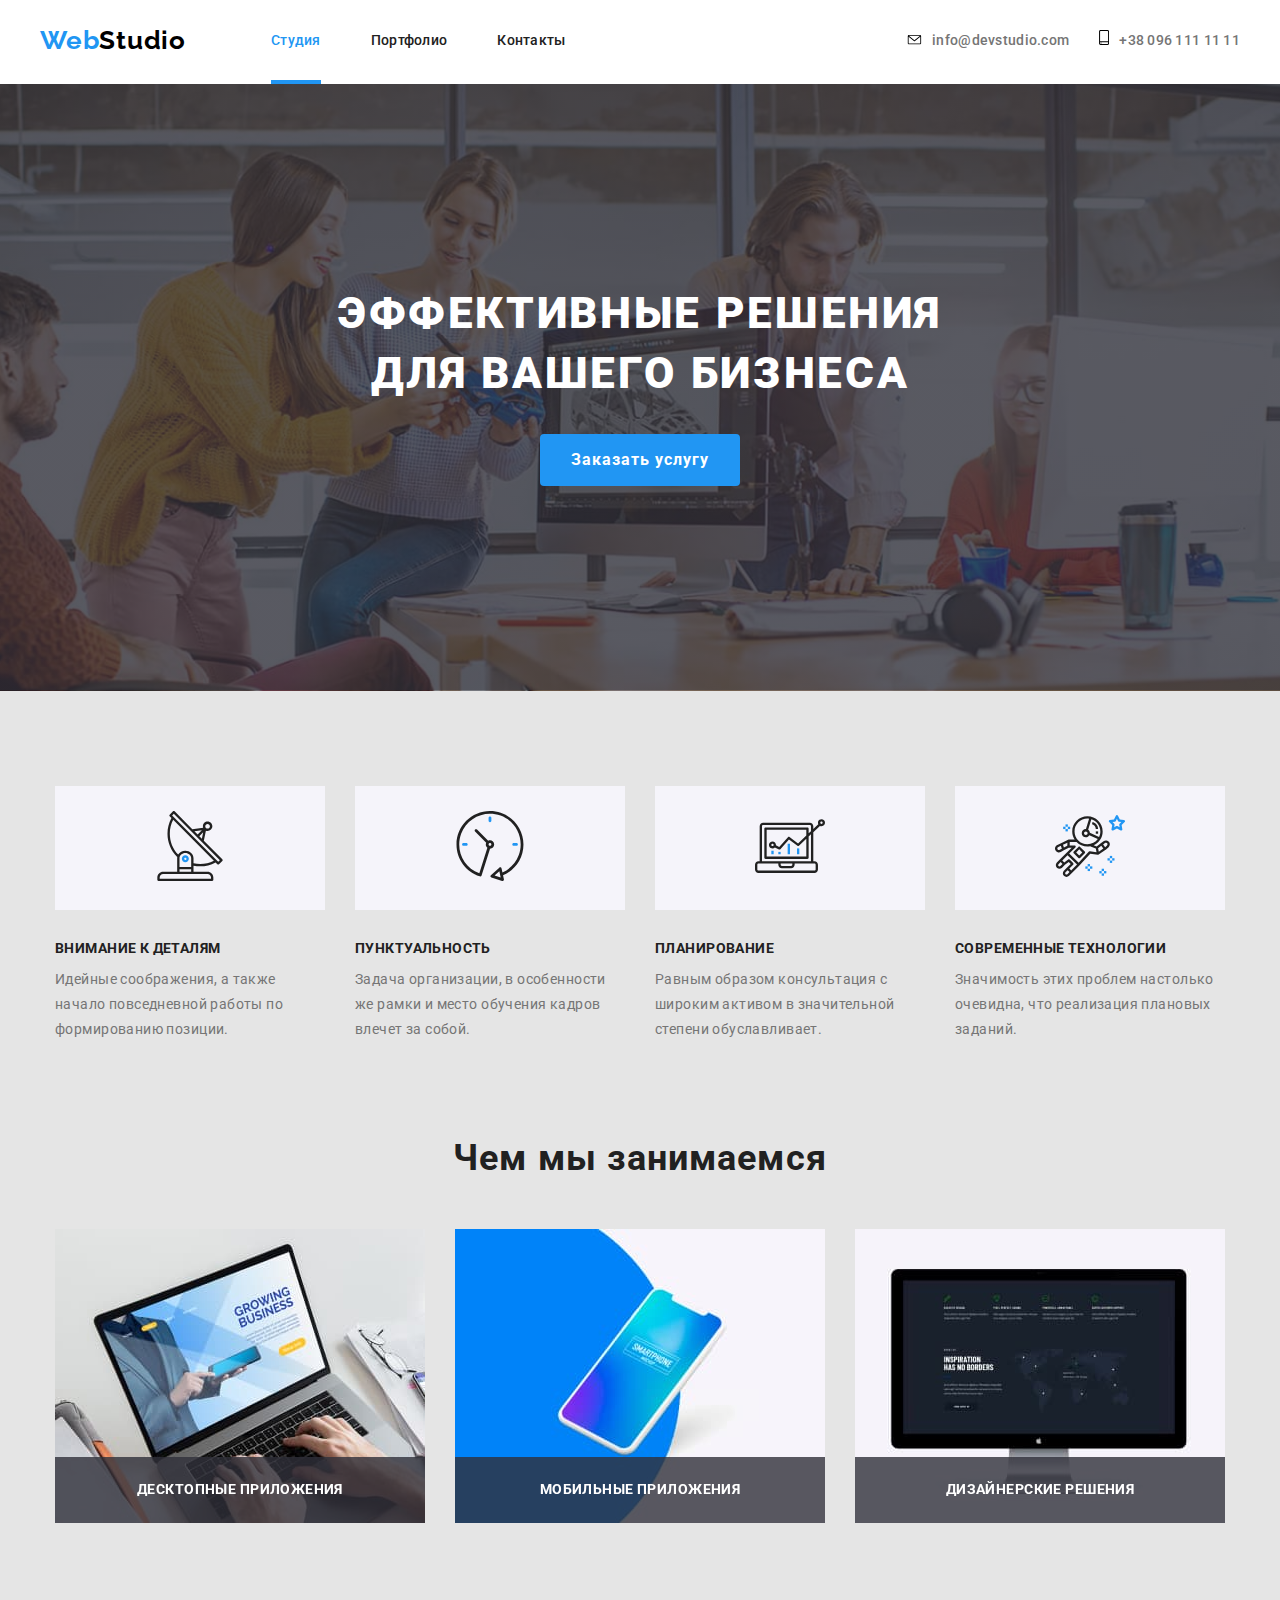
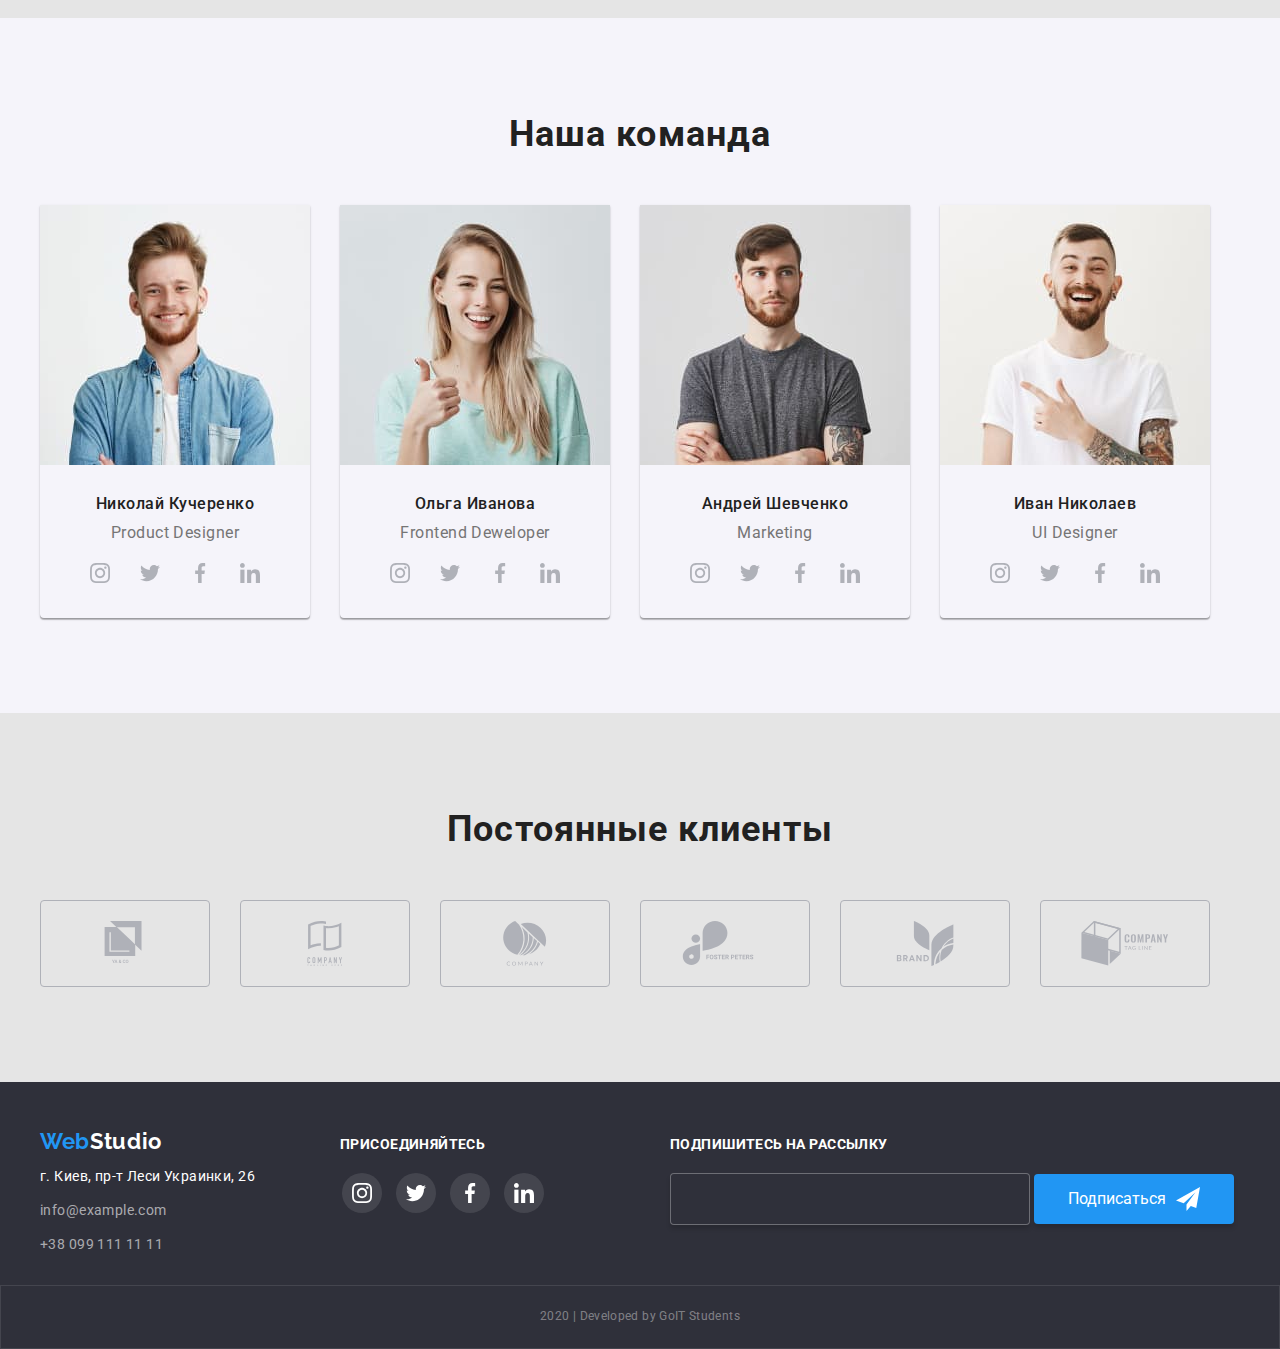
<file: index.html>
<!DOCTYPE html>
<html lang="ru">
  <head>
    <meta charset="UTF-8" />
    <meta name="viewport" content="width=device-width, initial-scale=1.0" />
    <title>Document</title>
    <link
      href="https://fonts.googleapis.com/css2?family=Raleway:ital,wght@0,700;1,400&family=Roboto:ital,wght@0,400;0,500;0,700;1,900&display=swap"
      rel="stylesheet"
    />
    <link rel="stylesheet" href="./css/main.min.css" />
  </head>
  <body>
    <header>
      <nav class="container site-navigation">
        <a href="./" class="logo link"
          ><span class="logo-help">Web</span>Studio</a
        >
        <ul class="site-nav list main-list">
          <li>
            <a class="site-nav-link link main" href="./index.html">Студия</a>
          </li>
          <li>
            <a class="site-nav-link link" href="./portfolio.html">Портфолио</a>
          </li>
          <li><a class="site-nav-link link" href="#">Контакты</a></li>
        </ul>
        <address class="header-adress">
          <ul class="site-nav list contacts-list">
            <li>
              <a
                class="site-nav-link link contacts link-1"
                href="mailto:info@devstudio.com"
              >
                <svg class="envelope">
                  <use href="./img/symbol-defs.svg#icon-envelope"></use></svg
                >info@devstudio.com</a
              >
            </li>
            <li>
              <a
                class="site-nav-link link contacts link-2"
                href="tel:+380961111111"
                ><svg class="smartphone">
                  <use href="./img/symbol-defs.svg#icon-smartphone"></use></svg
                >+38 096 111 11 11</a
              >
            </li>
          </ul>
        </address>
      </nav>
    </header>
    <main>
      <section class="galery">
        <h1 class="main-title">Эффективные решения для вашего бизнеса</h1>
        <button type="button" class="main-button" data-modal-open>
          Заказать услугу
        </button>
        <div data-modal class="is-hidden">
          <div class="bd">
            <form class="main-form" action="fg" method="POST">
              <button class="close-button" type="button" data-modal-close>
                <svg
                  width="11"
                  height="11"
                  viewBox="0 0 11 11"
                  xmlns="http://www.w3.org/2000/svg"
                >
                  <path
                    d="M11 1.10786L9.89214 0L5.5 4.39214L1.10786 0L0 1.10786L4.39214 5.5L0 9.89214L1.10786 11L5.5 6.60786L9.89214 11L11 9.89214L6.60786 5.5L11 1.10786Z"
                    fill="black"
                  />
                </svg>
              </button>
              <h4>Оставьте свои данные мы вам перезвоним</h4>
              <ul class="list">
                <li class="main-form-wrapper">
                  <input type="text" name="text" id="text" placeholder=" " />
                  <label for="text">Имя</label>
                  <svg
                    width="18"
                    height="18"
                    viewBox="0 0 18 18"
                    fill="none"
                    xmlns="http://www.w3.org/2000/svg"
                  >
                    <path
                      d="M9 9C10.6575 9 12 7.6575 12 6C12 4.3425 10.6575 3 9 3C7.3425 3 6 4.3425 6 6C6 7.6575 7.3425 9 9 9ZM9 10.5C6.9975 10.5 3 11.505 3 13.5V14.25C3 14.6625 3.3375 15 3.75 15H14.25C14.6625 15 15 14.6625 15 14.25V13.5C15 11.505 11.0025 10.5 9 10.5Z"
                      fill="#212121"
                    />
                  </svg>
                </li>
                <li class="main-form-wrapper">
                  <input type="tel" name="tel" id="tel" placeholder=" " />
                  <label for="tel">Телефон</label>
                  <svg
                    width="18"
                    height="18"
                    viewBox="0 0 18 18"
                    xmlns="http://www.w3.org/2000/svg"
                  >
                    <path
                      d="M13.9958 11.1226L12.1576 10.9127C11.7162 10.862 11.282 11.014 10.9708 11.3252L9.63924 12.6568C7.59123 11.6147 5.91229 9.94296 4.8702 7.8877L6.209 6.54888C6.52018 6.2377 6.67216 5.80349 6.6215 5.36205L6.41163 3.53836C6.32479 2.80745 5.70966 2.25745 4.97151 2.25745H3.71955C2.90179 2.25745 2.22153 2.93771 2.27219 3.75547C2.65574 9.93572 7.59847 14.8712 13.7714 15.2548C14.5892 15.3054 15.2695 14.6252 15.2695 13.8074V12.5555C15.2767 11.8245 14.7267 11.2094 13.9958 11.1226V11.1226Z"
                      fill="#212121"
                    />
                  </svg>
                </li>
                <li class="main-form-wrapper">
                  <input
                    required
                    type="email"
                    name="email"
                    id="email"
                    placeholder=" "
                  />
                  <label for="email">Почта</label>
                  <svg
                    width="18"
                    height="18"
                    viewBox="0 0 18 18"
                    xmlns="http://www.w3.org/2000/svg"
                  >
                    <path
                      d="M15 3H3C2.175 3 1.5075 3.675 1.5075 4.5L1.5 13.5C1.5 14.325 2.175 15 3 15H15C15.825 15 16.5 14.325 16.5 13.5V4.5C16.5 3.675 15.825 3 15 3ZM14.7 6.1875L9.3975 9.5025C9.1575 9.6525 8.8425 9.6525 8.6025 9.5025L3.3 6.1875C3.1125 6.0675 3 5.865 3 5.6475C3 5.145 3.5475 4.845 3.975 5.1075L9 8.25L14.025 5.1075C14.4525 4.845 15 5.145 15 5.6475C15 5.865 14.8875 6.0675 14.7 6.1875Z"
                      fill="#212121"
                    />
                  </svg>
                </li>

                <li class="main-form-wrapper sub">
                  <textarea
                    id="comment"
                    name="comment"
                    placeholder="Комментарий"
                  ></textarea>
                  <label for="comment"></label>
                </li>
                <li class="main-form-wrapper">
                  <label class="subscribe-label" for="subscribe"
                    >Соглашаюсь с рассылкой и принимаю
                    <a href="">Условия договора</a></label
                  >
                  <input
                    class="subscribe"
                    type="checkbox"
                    name="subscribe"
                    value="OK"
                    id="subscribe"
                  />
                </li>
              </ul>
              <button type="submit" class="main-button">Отправить</button>
            </form>
          </div>
        </div>
      </section>
      <section class="features">
        <div class="container">
          <ul class="features-list list">
            <li class="features-item">
              <div class="features-img">
                <svg class="features-img-help">
                  <use href="./img/symbol-defs.svg#icon-antenna-1"></use>
                </svg>
              </div>
              <h3 class="features-title">Внимание к деталям</h3>
              <p class="features-text">
                Идейные соображения, а также начало повседневной работы по
                формированию позиции.
              </p>
            </li>
            <li class="features-item">
              <div class="features-img">
                <svg class="features-img-help">
                  <use href="./img/symbol-defs.svg#icon-clock-1"></use>
                </svg>
              </div>
              <h3 class="features-title">Пунктуальность</h3>
              <p class="features-text">
                Задача организации, в особенности же рамки и место обучения
                кадров влечет за собой.
              </p>
            </li>
            <li class="features-item">
              <div class="features-img">
                <svg class="features-img-help">
                  <use href="./img/symbol-defs.svg#icon-diagram-1"></use>
                </svg>
              </div>
              <h3 class="features-title">Планирование</h3>
              <p class="features-text">
                Равным образом консультация с широким активом в значительной
                степени обуславливает.
              </p>
            </li>
            <li class="features-item">
              <div class="features-img">
                <svg class="features-img-help">
                  <use href="./img/symbol-defs.svg#icon-astronaut-1"></use>
                </svg>
              </div>
              <h3 class="features-title">современные технологии</h3>
              <p class="features-text">
                Значимость этих проблем настолько очевидна, что реализация
                плановых заданий.
              </p>
            </li>
          </ul>
        </div>
      </section>
      <section class="job">
        <div class="container">
          <h2 class="general-heading">Чем мы занимаемся</h2>
          <ul class="list job-list">
            <li>
              <img src="img/Main-img-1.jpg" alt="ноутбук" width="370" />
              <h3 class="job-title">Десктопные приложения</h3>
            </li>
            <li>
              <img
                src="img/Main-img-2.jpg"
                alt="мобильный телефон"
                width="370"
              />
              <h3 class="job-title">Мобильные приложения</h3>
            </li>
            <li>
              <img src="img/Main-img-3.jpg" alt="компьютер" width="370" />
              <h3 class="job-title">Дизайнерские решения</h3>
            </li>
          </ul>
        </div>
      </section>
      <section class="team">
        <div class="container">
          <h2 class="general-heading">Наша команда</h2>
          <ul class="list team-list">
            <li class="team-list-item">
              <img src="img//Main-img-4.jpg" alt="Николай" width="270" />
              <h3 class="team-title signature">Николай Кучеренко</h3>
              <p class="team-text signature">Product Designer</p>
              <ul class="list icon-list">
                <li>
                  <a class="team-icon link" href="#"
                    ><svg class="our-icon">
                      <use href="./img/symbol-defs.svg#icon-instagram-2"></use>
                    </svg>
                  </a>
                </li>
                <li>
                  <a class="team-icon link" href="#"
                    ><svg class="our-icon">
                      <use href="./img/symbol-defs.svg#icon-twitter-1"></use>
                    </svg>
                  </a>
                </li>
                <li>
                  <a class="team-icon link" href="#"
                    ><svg class="our-icon">
                      <use href="./img/symbol-defs.svg#icon-facebook-1"></use>
                    </svg>
                  </a>
                </li>
                <li>
                  <a class="team-icon link" href="#"
                    ><svg class="our-icon">
                      <use href="./img/symbol-defs.svg#icon-linkedin-1"></use>
                    </svg>
                  </a>
                </li>
              </ul>
            </li>
            <li>
              <img src="img/Main-img-5.jpg" alt="Ольга" width="270" />
              <h3 class="team-title signature">Ольга Иванова</h3>
              <p class="team-text signature">Frontend Deweloper</p>
              <ul class="list icon-list">
                <li>
                  <a class="team-icon link" href="#"
                    ><svg class="our-icon">
                      <use href="./img/symbol-defs.svg#icon-instagram-2"></use>
                    </svg>
                  </a>
                </li>
                <li>
                  <a class="team-icon link" href="#"
                    ><svg class="our-icon">
                      <use href="./img/symbol-defs.svg#icon-twitter-1"></use>
                    </svg>
                  </a>
                </li>
                <li>
                  <a class="team-icon link" href="#"
                    ><svg class="our-icon">
                      <use href="./img/symbol-defs.svg#icon-facebook-1"></use>
                    </svg>
                  </a>
                </li>
                <li>
                  <a class="team-icon link" href="#"
                    ><svg class="our-icon">
                      <use href="./img/symbol-defs.svg#icon-linkedin-1"></use>
                    </svg>
                  </a>
                </li>
              </ul>
            </li>
            <li>
              <img src="img//Main-img-6.jpg" alt="Андрей" width="270" />
              <h3 class="team-title signature">Андрей Шевченко</h3>
              <p class="team-text signature">Marketing</p>
              <ul class="list icon-list">
                <li>
                  <a class="team-icon link" href="#"
                    ><svg class="our-icon">
                      <use href="./img/symbol-defs.svg#icon-instagram-2"></use>
                    </svg>
                  </a>
                </li>
                <li>
                  <a class="team-icon link" href="#"
                    ><svg class="our-icon">
                      <use href="./img/symbol-defs.svg#icon-twitter-1"></use>
                    </svg>
                  </a>
                </li>
                <li>
                  <a class="team-icon link" href="#"
                    ><svg class="our-icon">
                      <use href="./img/symbol-defs.svg#icon-facebook-1"></use>
                    </svg>
                  </a>
                </li>
                <li>
                  <a class="team-icon link" href="#"
                    ><svg class="our-icon">
                      <use href="./img/symbol-defs.svg#icon-linkedin-1"></use>
                    </svg>
                  </a>
                </li>
              </ul>
            </li>
            <li>
              <img src="img//Main-img-7.jpg" alt="Иван" width="270" />
              <h3 class="team-title signature">Иван Николаев</h3>
              <p class="team-text signature">UI Designer</p>
              <ul class="list icon-list">
                <li>
                  <a class="team-icon link" href="#"
                    ><svg class="our-icon">
                      <use href="./img/symbol-defs.svg#icon-instagram-2"></use>
                    </svg>
                  </a>
                </li>
                <li>
                  <a class="team-icon link" href="#"
                    ><svg class="our-icon">
                      <use href="./img/symbol-defs.svg#icon-twitter-1"></use>
                    </svg>
                  </a>
                </li>
                <li>
                  <a class="team-icon link" href="#"
                    ><svg class="our-icon">
                      <use href="./img/symbol-defs.svg#icon-facebook-1"></use>
                    </svg>
                  </a>
                </li>
                <li>
                  <a class="team-icon link" href="#"
                    ><svg class="our-icon">
                      <use href="./img/symbol-defs.svg#icon-linkedin-1"></use>
                    </svg>
                  </a>
                </li>
              </ul>
            </li>
          </ul>
        </div>
      </section>
      <section class="brends">
        <div class="container">
          <h2 class="general-heading">Постоянные клиенты</h2>
          <ul class="brends-list list">
            <li>
              <a href="#"
                ><svg class="brends-icon">
                  <use href="./img/symbol-defs.svg#icon-logo-1"></use></svg
              ></a>
            </li>
            <li>
              <a href="#"
                ><svg class="brends-icon">
                  <use href="./img/symbol-defs.svg#icon-logo-2"></use></svg
              ></a>
            </li>
            <li>
              <a href="#"
                ><svg class="brends-icon">
                  <use href="./img/symbol-defs.svg#icon-logo-3"></use></svg
              ></a>
            </li>
            <li>
              <a href="#"
                ><svg class="brends-icon">
                  <use href="./img/symbol-defs.svg#icon-logo-4"></use></svg
              ></a>
            </li>
            <li>
              <a href="#"
                ><svg class="brends-icon">
                  <use href="./img/symbol-defs.svg#icon-logo-5"></use></svg
              ></a>
            </li>
            <li>
              <a href="#"
                ><svg class="brends-icon">
                  <use href="./img/symbol-defs.svg#icon-logo-6"></use></svg
              ></a>
            </li>
          </ul>
        </div>
      </section>
    </main>
    <footer class="main-footer">
      <div class="container">
        <div class="wrapper help-container">
          <a class="secondary-logo link" href="./"
            ><span class="secondary-logo-help">Web</span>Studio</a
          >
          <address>
            <p class="main-footer-text">г. Киев, пр-т Леси Украинки, 26</p>
            <ul class="main-footer-list list">
              <li>
                <a class="main-footer-link link" href="mailto:info@example.com"
                  >info@example.com</a
                >
              </li>
              <li>
                <a class="main-footer-link link" href="tel:+380991111111"
                  >+38 099 111 11 11</a
                >
              </li>
            </ul>
          </address>
        </div>
        <div class="wrapper help-icon">
          <b class="text-title">Присоединяйтесь</b>
          <ul class="list footer-icon-list">
            <li>
              <a class="main-footer-link link footer-icon" href="#"
                ><svg class="footer-icons">
                  <use href="./img/symbol-defs.svg#icon-instagram-2"></use></svg
              ></a>
            </li>
            <li>
              <a class="main-footer-link link footer-icon" href="#"
                ><svg class="footer-icons">
                  <use href="./img/symbol-defs.svg#icon-twitter-1"></use></svg
              ></a>
            </li>
            <li>
              <a class="main-footer-link link footer-icon" href="#"
                ><svg class="footer-icons">
                  <use href="./img/symbol-defs.svg#icon-facebook-1"></use></svg
              ></a>
            </li>
            <li>
              <a class="main-footer-link link footer-icon" href="#"
                ><svg class="footer-icons">
                  <use href="./img/symbol-defs.svg#icon-linkedin-1"></use></svg
              ></a>
            </li>
          </ul>
        </div>
        <div class="wrapper help-form">
          <form action="fg" method="POST">
            <label class="text-title" for="mail">Подпишитесь на рассылку</label>
            <input
              class="footer-form-input"
              type="email"
              name="email"
              id="mail"
            />
            <button class="footer-form-button" type="submit">
              Подписаться
            </button>
          </form>
        </div>
      </div>
      <p class="main-footer-under">2020 | Developed by GoIT Students</p>
    </footer>
    <script src="./js/modal.js"></script>
  </body>
</html>
</file>
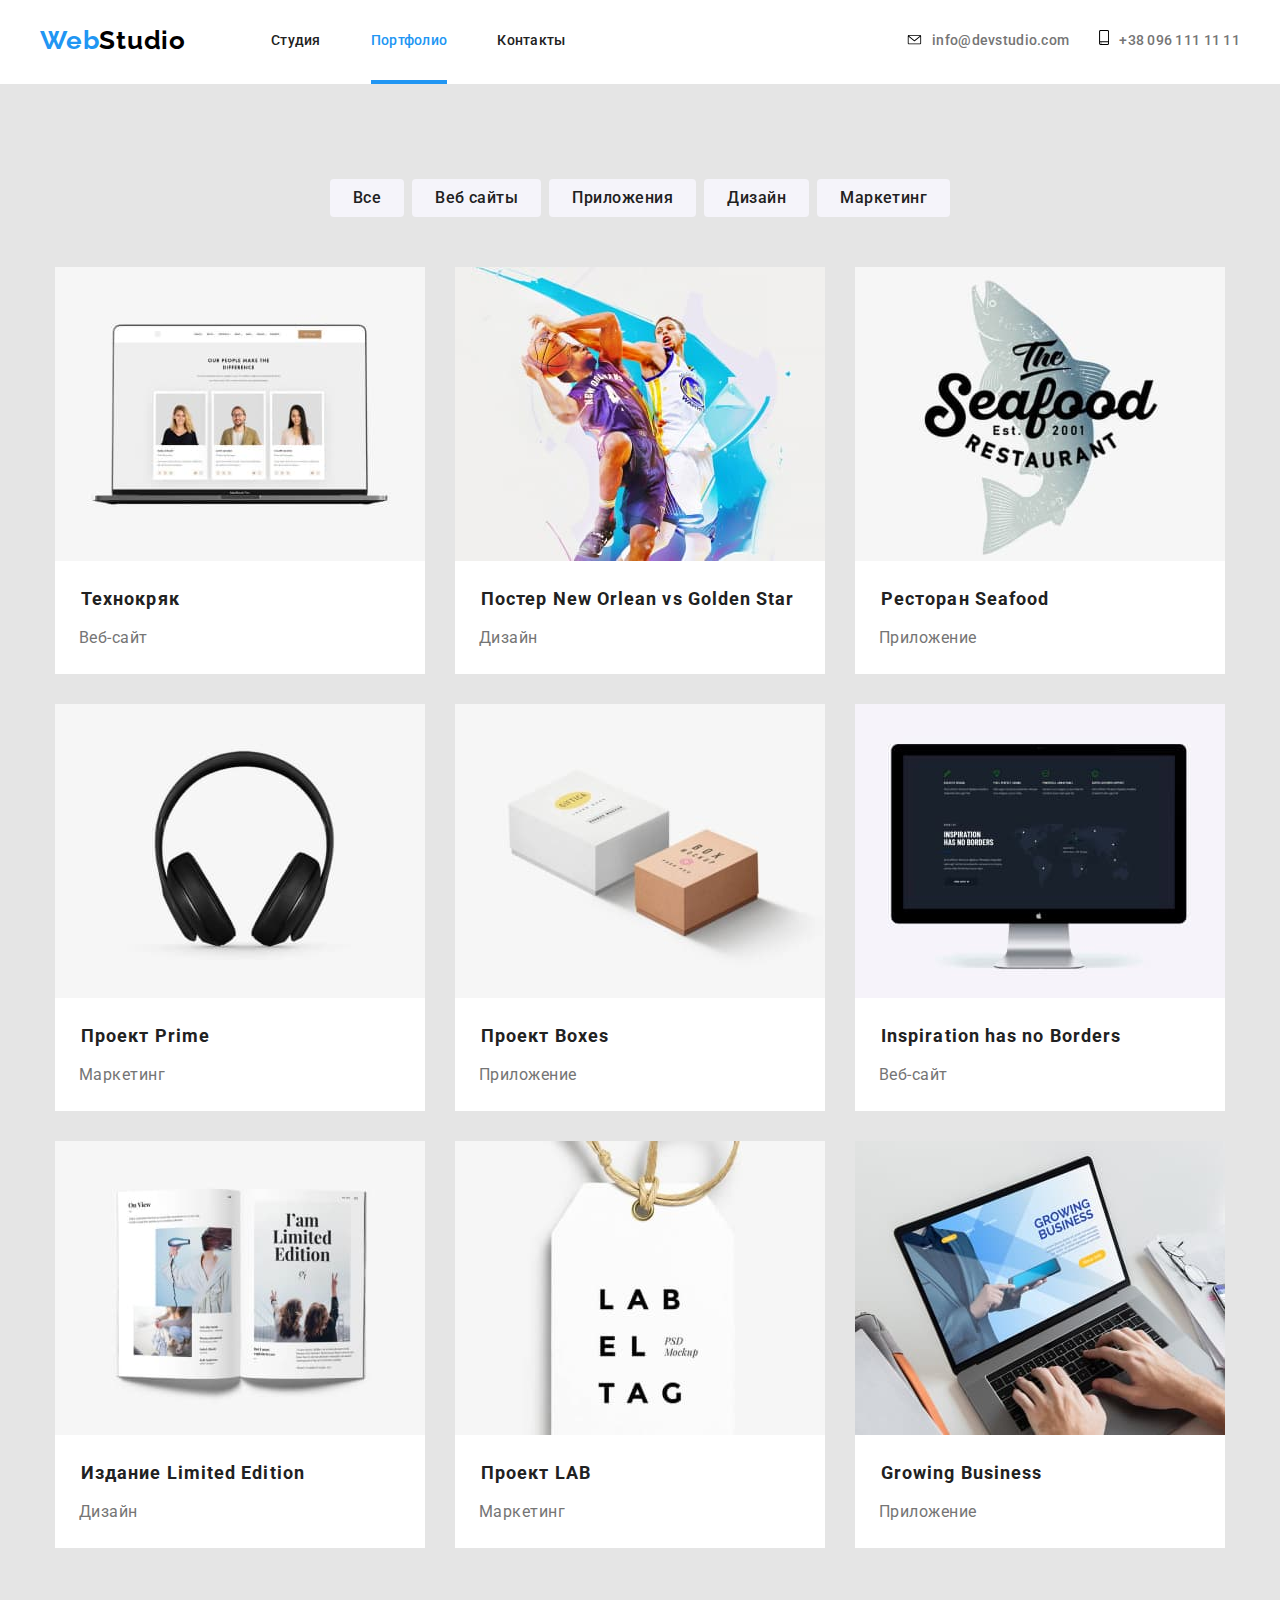
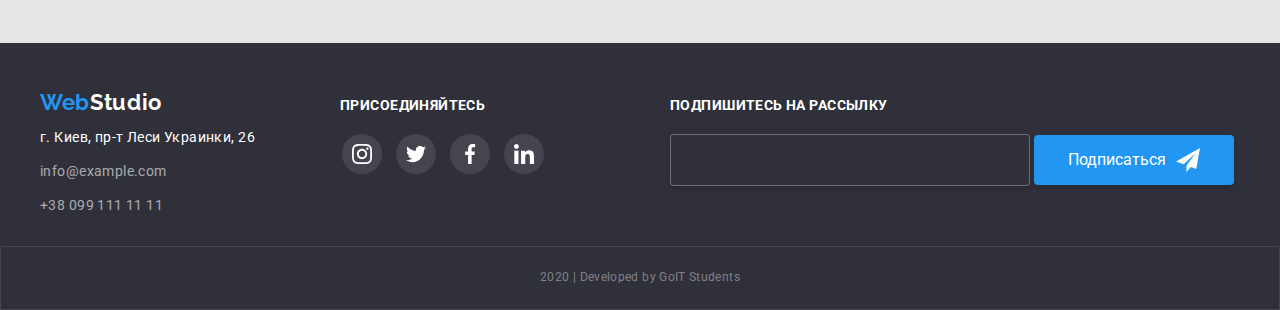
<file: portfolio.html>
<!DOCTYPE html>
<html lang="ru">
  <head>
    <meta charset="UTF-8" />
    <meta name="viewport" content="width=device-width, initial-scale=1.0" />
    <title>Document</title>
    <link
      href="https://fonts.googleapis.com/css2?family=Raleway:ital,wght@0,700;1,400&family=Roboto:ital,wght@0,400;0,500;0,700;1,900&display=swap"
      rel="stylesheet"
    />
    <link rel="stylesheet" href="./css/main.min.css" />
  </head>
  <body>
    <header>
      <nav class="container site-navigation">
        <a href="./" class="logo link"
          ><span class="logo-help">Web</span>Studio</a
        >
        <ul class="site-nav list main-list">
          <li>
            <a class="site-nav-link link" href="./index.html">Студия</a>
          </li>
          <li>
            <a class="site-nav-link link main" href="./portfolio.html"
              >Портфолио</a
            >
          </li>
          <li><a class="site-nav-link link" href="#">Контакты</a></li>
        </ul>
        <address class="header-adress">
          <ul class="site-nav list contacts-list">
            <li>
              <a
                class="site-nav-link link contacts link-1"
                href="mailto:info@devstudio.com"
              >
                <svg class="envelope">
                  <use href="./img/symbol-defs.svg#icon-envelope"></use></svg
                >info@devstudio.com</a
              >
            </li>
            <li>
              <a
                class="site-nav-link link contacts link-2"
                href="tel:+380961111111"
                ><svg class="smartphone">
                  <use href="./img/symbol-defs.svg#icon-smartphone"></use></svg
                >+38 096 111 11 11</a
              >
            </li>
          </ul>
        </address>
      </nav>
    </header>
    <main>
      <section class="card-filter container">
        <!--скрытый заголовок-->
        <h1 class="hidden">Что мы умеем</h1>
        <ul class="filter filter-list list">
          <li><button class="filter-button" type="button">Все</button></li>
          <li>
            <button class="filter-button" type="button">Веб сайты</button>
          </li>
          <li>
            <button class="filter-button" type="button">Приложения</button>
          </li>
          <li><button class="filter-button" type="button">Дизайн</button></li>
          <li>
            <button class="filter-button" type="button">Маркетинг</button>
          </li>
        </ul>
        <ul class="card-list list">
          <li>
            <img
              src="./img/portfolio-img/img-(8).jpg"
              alt="фото наших сотрудников"
              width="370"
            />
            <a href="#" class="border">
              <h2 class="portfolio-title">Технокряк</h2>
              <p class="portfolio-text">Веб-сайт</p>
              <p class="portfolio-description">
                Технокряк это современная площадка распространения коронавируса.
                Компании используют эту платформу для цифрового шпионажа и атак
                на защищённые сервера конкурентов.
              </p>
            </a>
          </li>
          <li>
            <img
              src="./img/portfolio-img/img.jpg"
              alt="два баскетболиста с мячем"
              width="370"
            />
            <a href="#" class="border">
              <h2 class="portfolio-title">Постер New Orlean vs Golden Star</h2>
              <p class="portfolio-text">Дизайн</p>
              <p class="portfolio-description">
                Lorem ipsum...
              </p>
            </a>
          </li>
          <li>
            <img
              src="./img/portfolio-img/img-(1).jpg"
              alt="логотип ресторана"
              width="370"
            />
            <a href="#" class="border">
              <h2 class="portfolio-title">Ресторан Seafood</h2>
              <p class="portfolio-text">Приложение</p>
              <p class="portfolio-description">
                Lorem ipsum...
              </p>
            </a>
          </li>
          <li>
            <img
              src="./img/portfolio-img/img-(2).jpg"
              alt="наушники"
              width="370"
            />
            <a href="#" class="border">
              <h2 class="portfolio-title">Проект Prime</h2>
              <p class="portfolio-text">Маркетинг</p>
              <p class="portfolio-description">
                Lorem ipsum...
              </p>
            </a>
          </li>
          <li>
            <img
              src="./img/portfolio-img/img-(3).jpg"
              alt="две коробки"
              width="370"
            />
            <a href="#" class="border">
              <h2 class="portfolio-title">Проект Boxes</h2>
              <p class="portfolio-text">Приложение</p>
              <p class="portfolio-description">
                Lorem ipsum...
              </p>
            </a>
          </li>
          <li>
            <img
              src="./img/portfolio-img/img-(4).jpg"
              alt="монитор компьютера"
              width="370"
            />
            <a href="#" class="border">
              <h2 class="portfolio-title">Inspiration has no Borders</h2>
              <p class="portfolio-text">Веб-сайт</p>
              <p class="portfolio-description">
                Lorem ipsum...
              </p>
            </a>
          </li>
          <li>
            <img
              src="./img/portfolio-img/img-(5).jpg"
              alt="открытая книга"
              width="370"
            />
            <a href="#" class="border">
              <h2 class="portfolio-title">Издание Limited Edition</h2>
              <p class="portfolio-text">Дизайн</p>
              <p class="portfolio-description">
                Lorem ipsum...
              </p>
            </a>
          </li>
          <li>
            <img
              src="./img/portfolio-img/img-(6).jpg"
              alt="бирка"
              width="370"
            />
            <a href="#" class="border">
              <h2 class="portfolio-title">Проект LAB</h2>
              <p class="portfolio-text">Маркетинг</p>
              <p class="portfolio-description">
                Lorem ipsum...
              </p>
            </a>
          </li>
          <li>
            <img
              src="./img/portfolio-img/img-(7).jpg"
              alt="ноутбук в работе"
              width="370"
            />
            <a href="#" class="border">
              <h2 class="portfolio-title">Growing Business</h2>
              <p class="portfolio-text">Приложение</p>
              <p class="portfolio-description">
                Lorem ipsum...
              </p>
            </a>
          </li>
        </ul>
      </section>
    </main>
    <footer class="main-footer">
      <div class="container">
        <div class="wrapper help-container">
          <a class="secondary-logo link" href="./"
            ><span class="secondary-logo-help">Web</span>Studio</a
          >
          <address>
            <p class="main-footer-text">г. Киев, пр-т Леси Украинки, 26</p>
            <ul class="main-footer-list list">
              <li>
                <a class="main-footer-link link" href="mailto:info@example.com"
                  >info@example.com</a
                >
              </li>
              <li>
                <a class="main-footer-link link" href="tel:+380991111111"
                  >+38 099 111 11 11</a
                >
              </li>
            </ul>
          </address>
        </div>
        <div class="wrapper help-icon">
          <b class="text-title">Присоединяйтесь</b>
          <ul class="list footer-icon-list">
            <li>
              <a class="main-footer-link link footer-icon" href="#"
                ><svg class="footer-icons">
                  <use href="./img/symbol-defs.svg#icon-instagram-2"></use></svg
              ></a>
            </li>
            <li>
              <a class="main-footer-link link footer-icon" href="#"
                ><svg class="footer-icons">
                  <use href="./img/symbol-defs.svg#icon-twitter-1"></use></svg
              ></a>
            </li>
            <li>
              <a class="main-footer-link link footer-icon" href="#"
                ><svg class="footer-icons">
                  <use href="./img/symbol-defs.svg#icon-facebook-1"></use></svg
              ></a>
            </li>
            <li>
              <a class="main-footer-link link footer-icon" href="#"
                ><svg class="footer-icons">
                  <use href="./img/symbol-defs.svg#icon-linkedin-1"></use></svg
              ></a>
            </li>
          </ul>
        </div>
        <div class="wrapper help-form">
          <form action="" method="POST">
            <label class="text-title" for="email"
              >Подпишитесь на рассылку</label
            >
            <input
              class="footer-form-input"
              type="email"
              name="email"
              id="email"
            />
            <button class="footer-form-button" type="submit">
              Подписаться
            </button>
          </form>
        </div>
      </div>
      <p class="main-footer-under">2020 | Developed by GoIT Students</p>
    </footer>
  </body>
</html>
</file>
<file: css/main.min.css>
/*! modern-normalize v0.7.0 | MIT License | https://github.com/sindresorhus/modern-normalize */*,*::before,*::after{-webkit-box-sizing:border-box;box-sizing:border-box}:root{-moz-tab-size:4;-o-tab-size:4;tab-size:4}html{line-height:1.15;-webkit-text-size-adjust:100%}body{margin:0}body{font-family:system-ui,-apple-system,"Segoe UI",Roboto,Helvetica,Arial,sans-serif,"Apple Color Emoji","Segoe UI Emoji"}hr{height:0}abbr[title]{-webkit-text-decoration:underline dotted;text-decoration:underline dotted}b,strong{font-weight:bolder}code,kbd,samp,pre{font-family:ui-monospace, SFMono-Regular, Consolas, 'Liberation Mono', Menlo, monospace;font-size:1em}small{font-size:80%}sub,sup{font-size:75%;line-height:0;position:relative;vertical-align:baseline}sub{bottom:-0.25em}sup{top:-0.5em}button,input,optgroup,select,textarea{font-family:inherit;font-size:100%;line-height:1.15;margin:0}button,select{text-transform:none}button,[type='button'],[type='reset'],[type='submit']{-webkit-appearance:button}button::-moz-focus-inner,[type='button']::-moz-focus-inner,[type='reset']::-moz-focus-inner,[type='submit']::-moz-focus-inner{border-style:none;padding:0}button:-moz-focusring,[type='button']:-moz-focusring,[type='reset']:-moz-focusring,[type='submit']:-moz-focusring{outline:1px dotted ButtonText}legend{padding:0}progress{vertical-align:baseline}[type='number']::-webkit-inner-spin-button,[type='number']::-webkit-outer-spin-button{height:auto}[type='search']{-webkit-appearance:textfield;outline-offset:-2px}[type='search']::-webkit-search-decoration{-webkit-appearance:none}::-webkit-file-upload-button{-webkit-appearance:button;font:inherit}summary{display:list-item}body{margin:0;font-family:'Roboto', sans-serif;font-style:normal;background-color:#e5e5e5;color:#212121}img{display:block;-webkit-box-sizing:border-box;box-sizing:border-box}.container{width:1230px;padding-left:15px;padding-right:15px;margin-left:auto;margin-right:auto}.list{list-style:none;margin:0;padding:0}.link{text-decoration:none;color:inherit;font-style:normal}.general-heading{display:-webkit-box;display:-ms-flexbox;display:flex;-webkit-box-pack:center;-ms-flex-pack:center;justify-content:center;padding:o;font-size:36px;line-height:1.17;letter-spacing:0.03em;margin:0 auto}.logo{color:#000000;font-family:'Raleway', sans-serif;font-weight:bold;font-size:26px;line-height:80px;letter-spacing:0.03em;margin-right:85px}.logo-help{color:#2196f3}.site-nav-link{font-weight:500;font-size:14px;line-height:1.14;letter-spacing:0.02em}.site-nav,.site-navigation{display:-webkit-box;display:-ms-flexbox;display:flex}.site-nav li:hover a,.site-nav a:focus,.site-nav a:active{color:#2196f3;outline:transparent;-webkit-transition:250ms cubic-bezier(0.4, 0, 0.2, 1);transition:250ms cubic-bezier(0.4, 0, 0.2, 1);-webkit-transition-property:color, outline;transition-property:color, outline}.main{color:#2196f3}.main::after{content:'';display:block;width:100%;height:4px;background-color:#2196f3}.contacts{color:#757575}header{background-color:#ffffff}.main-list li:not(:last-child){margin-right:50px}.site-navigation li .link{line-height:80px}.contacts-list li:not(:last-child){margin-right:30px}.header-adress{margin-left:auto}.main-title{margin:0;padding:0;font-weight:900;font-size:44px;line-height:1.36;letter-spacing:0.06em;text-transform:uppercase;color:#fff;width:700px;margin-right:auto;margin-left:auto;text-align:center}.main-button{display:block;background-color:#2196f3;color:#fff;font-family:'Roboto';font-style:normal;font-weight:bold;font-size:16px;line-height:1.87;text-align:center;letter-spacing:0.06em;margin-left:auto;margin-right:auto;padding:10px 30px;margin-top:30px;border:1px solid transparent;border-radius:4px;cursor:pointer;margin-bottom:5px}.main-button:focus{outline:transparent;border:1px solid white}.galery{background-image:-webkit-gradient(linear, left top, left bottom, from(rgba(47,48,58,0.8)), to(rgba(47,48,58,0.8))),url("../img/Header.jpg");background-image:linear-gradient(rgba(47,48,58,0.8), rgba(47,48,58,0.8)),url("../img/Header.jpg");background-position:center;background-size:cover;padding-top:200px;padding-bottom:200px}.features{padding-top:95px;padding-bottom:95px}.features-item{width:270px}.features-item:not(:last-child){margin-right:30px}.features-list{display:-webkit-box;display:-ms-flexbox;display:flex;-webkit-box-pack:center;-ms-flex-pack:center;justify-content:center}.features-item{font-size:14px;line-height:1.14;letter-spacing:0.03em;text-transform:uppercase}.features-text{margin:0;text-transform:none;color:#757575;font-style:14px;line-height:25px}.features-img-help{height:70px;width:70px}.features-img{width:270px;background-color:#f5f4fa;text-align:center;padding:25px 0}.features-title{margin:0;font-size:14px;line-height:1.23;letter-spacing:0.03em;text-transform:uppercase;margin-top:30px;margin-bottom:10px}.job{padding-bottom:95px}.job-list{display:-webkit-box;display:-ms-flexbox;display:flex;-webkit-box-pack:center;-ms-flex-pack:center;justify-content:center;margin-top:50px}.job-list li:not(:last-child){margin-right:30px}.job-list li{width:370px}.job-list img{display:block}.job-title{font-weight:bold;font-size:14px;line-height:1.14;letter-spacing:0.03em;text-transform:uppercase;color:#fff;text-align:center;padding-bottom:25px;padding-top:25px;background-color:rgba(47,48,58,0.8);margin:0}.signature{margin:0;margin-left:auto;margin-right:auto;font-size:16px;line-height:1.18;letter-spacing:0.03em;text-align:center}.team{padding-top:95px;padding-bottom:95px;background-color:#f5f4fa}.team-list{display:-webkit-box;display:-ms-flexbox;display:flex;margin-top:50px}.team-list>li:not(:last-child){margin-right:30px}.team-list>li{-webkit-box-shadow:0px 2px 1px rgba(0,0,0,0.2),0px 1px 1px rgba(0,0,0,0.14),0px 1px 3px rgba(0,0,0,0.12);box-shadow:0px 2px 1px rgba(0,0,0,0.2),0px 1px 1px rgba(0,0,0,0.14),0px 1px 3px rgba(0,0,0,0.12);border-radius:0px 0px 4px 4px;width:270px}.team-title{font-weight:500;margin-top:30px;margin-bottom:10px}.icon-list{width:270px;display:-webkit-box;display:-ms-flexbox;display:flex;-webkit-box-pack:center;-ms-flex-pack:center;justify-content:center;padding-right:30px;padding-left:30px;text-align:center}.icon-list li:not(:last-child){margin-right:10px}.team-list-item{padding-bottom:25px}.team-text{color:#757575;margin-bottom:10px}.team-icon{display:-webkit-inline-box;display:-ms-inline-flexbox;display:inline-flex;-webkit-box-pack:center;-ms-flex-pack:center;justify-content:center;-webkit-box-align:center;-ms-flex-align:center;align-items:center;line-height:44px;padding-bottom:10px;padding-top:10px}.team-icon:hover,.team-icon:focus{color:#fff;background-color:#2196f3;-webkit-transition:250ms cubic-bezier(0.4, 0, 0.2, 1);transition:250ms cubic-bezier(0.4, 0, 0.2, 1);-webkit-transition-property:color, background-color;transition-property:color, background-color}.team-list li img{display:block}.brends{padding-top:95px;padding-bottom:95px}.brends-list{margin-top:50px;display:-webkit-box;display:-ms-flexbox;display:flex}.brends-list a:hover,.brends-list a:focus{border-color:#2196f3;outline:transparent;-webkit-transition:250ms cubic-bezier(0.4, 0, 0.2, 1);transition:250ms cubic-bezier(0.4, 0, 0.2, 1);-webkit-transition-property:border-color, outline;transition-property:border-color, outline}.brends-list a:hover svg{fill:#2196f3;-webkit-transition:250ms cubic-bezier(0.4, 0, 0.2, 1);transition:250ms cubic-bezier(0.4, 0, 0.2, 1);-webkit-transition-property:fill;transition-property:fill}.brends-list a{width:170px;border:1px solid #afb1b8;border-radius:4px}.brends-list li a{display:-webkit-box;display:-ms-flexbox;display:flex;-webkit-box-pack:center;-ms-flex-pack:center;justify-content:center;-webkit-box-align:center;-ms-flex-align:center;align-items:center;padding-top:20px;padding-bottom:20px}.brends-list li:not(:last-child){margin-right:30px}.main-footer{color:#fff;background-color:#2f303a;padding-top:45px}.main-footer .container{display:-webkit-box;display:-ms-flexbox;display:flex;-webkit-box-align:baseline;-ms-flex-align:baseline;align-items:baseline}.secondary-logo{display:block;font-family:'Raleway', sans-serif;font-weight:bold;font-size:22px;line-height:1.18;letter-spacing:0.03em;margin-bottom:10px}.secondary-logo-help{color:#2196f3}.main-footer-text{margin:0;font-style:normal;font-size:14px;line-height:1.71;letter-spacing:0.03em;margin-bottom:10px}.main-footer-link{font-size:14px;line-height:1.71;letter-spacing:0.03em;color:rgba(255,255,255,0.6);text-align:center}address .main-footer-list li{display:block}address .main-footer-list li:not(:last-child){margin-bottom:10px}.text-title{display:block;font-size:14px;line-height:1.14;letter-spacing:0.03em;text-transform:uppercase;padding-bottom:20px}form .text-title{font-weight:bold;font-family:'Roboto', sans-serif}.main-footer-under{display:block;font-size:12px;line-height:2;text-align:center;letter-spacing:0.03em;color:rgba(255,255,255,0.4);margin:0;padding-top:18px;padding-bottom:20px;border:1px solid rgba(255,255,255,0.1)}.help-icon ul{display:-webkit-box;display:-ms-flexbox;display:flex;-webkit-box-pack:justify;-ms-flex-pack:justify;justify-content:space-between}.help-icon ul li:not(:last-child){margin-right:10px}.help-icon ul li{width:44px;line-height:44px}.wrapper{padding-top:10px}.help-container{padding-top:0px;width:230px;margin-right:70px;padding-bottom:28px}.help-icon{width:206px}.help-form{width:570px;margin-left:auto}.footer-icon-list li{display:-webkit-box;display:-ms-flexbox;display:flex;-webkit-box-pack:center;-ms-flex-pack:center;justify-content:center;-webkit-box-align:center;-ms-flex-align:center;align-items:center}.footer-icon-list li a:hover,.footer-icon-list li a:focus{background-color:#2196f3;outline:transparent;-webkit-transition:250ms cubic-bezier(0.4, 0, 0.2, 1);transition:250ms cubic-bezier(0.4, 0, 0.2, 1);-webkit-transition-property:background-color, outline;transition-property:background-color, outline}.footer-icon{display:-webkit-box;display:-ms-flexbox;display:flex;-webkit-box-align:center;-ms-flex-align:center;align-items:center;padding:10px;border-radius:50%;background-color:rgba(255,255,255,0.1)}.footer-icon:hover,.footer-icon:focus{background-color:#2196f3;color:#fff;outline:transparent;-webkit-transition:250ms cubic-bezier(0.4, 0, 0.2, 1);transition:250ms cubic-bezier(0.4, 0, 0.2, 1);-webkit-transition-property:color, outline, background-color;transition-property:color, outline, background-color}.filter-button{background:#f5f4fa;font-family:'Roboto';font-style:normal;font-weight:500;font-size:16px;line-height:1.62;text-align:center;letter-spacing:0.03em;color:#212121}.portfolio-title{margin:0;display:block;font-size:18px;line-height:2;letter-spacing:0.06em;margin-bottom:5px;padding-left:26px}.portfolio-text{-webkit-box-sizing:border-box;box-sizing:border-box;margin:0;font-size:16px;line-height:2;letter-spacing:0.03em;color:#757575;padding-left:24px}.card-list li img{display:block}.portfolio-description{display:block;margin:0;font-size:18px;line-height:1.55;letter-spacing:0.03em;color:#fff;padding:24px 64px;background-color:#2196f3;position:absolute;width:100%;width:100%;height:294px;text-align:left;opacity:0;-webkit-transition:250ms cubic-bezier(0.4, 0, 0.2, 1);transition:250ms cubic-bezier(0.4, 0, 0.2, 1);-webkit-transition-property:top, opacity, -webkit-transform;transition-property:top, opacity, -webkit-transform;transition-property:top, opacity, transform;transition-property:top, opacity, transform, -webkit-transform;pointer-events:none}.card-filter{padding-top:95px;padding-bottom:95px}.hidden{display:none}.filter-list{display:-webkit-box;display:-ms-flexbox;display:flex;-webkit-box-pack:center;-ms-flex-pack:center;justify-content:center;padding-bottom:15px}.filter-list li:not(:last-child){margin-right:8px}.filter-button{padding:0 22px;border:1px solid transparent;border-radius:4px;line-height:36px}.filter-button:hover,.filter-button:focus{background-color:#2196f3;color:#fff;-webkit-transition:250ms cubic-bezier(0.4, 0, 0.2, 1);transition:250ms cubic-bezier(0.4, 0, 0.2, 1);-webkit-transition-property:color, background-color;transition-property:color, background-color}.filter{margin-bottom:35px}.card-list{display:-webkit-box;display:-ms-flexbox;display:flex;-ms-flex-wrap:wrap;flex-wrap:wrap;-webkit-box-pack:center;-ms-flex-pack:center;justify-content:center}.card-list li:hover .border,.card-list a:focus{-webkit-box-shadow:1px 4px 6px rgba(0,0,0,0.16),0px 4px 4px rgba(0,0,0,0.06),0px 1px 1px rgba(0,0,0,0.12);box-shadow:1px 4px 6px rgba(0,0,0,0.16),0px 4px 4px rgba(0,0,0,0.06),0px 1px 1px rgba(0,0,0,0.12);-webkit-transition:250ms cubic-bezier(0.4, 0, 0.2, 1);transition:250ms cubic-bezier(0.4, 0, 0.2, 1);-webkit-transition-property:-webkit-box-shadow;transition-property:-webkit-box-shadow;transition-property:box-shadow;transition-property:box-shadow, -webkit-box-shadow}.card-list li{-webkit-box-sizing:border-box;box-sizing:border-box;width:370px;margin-right:30px;margin-bottom:30px;background:#ffffff}.card-list li:nth-child(3n){margin-right:0}.card-list li:nth-last-child(-n+3){margin-bottom:0}.border{display:block;cursor:pointer;padding-bottom:20px;padding-top:20px;background:#ffffff;-webkit-box-sizing:border-box;box-sizing:border-box;outline:transparent;text-decoration:none;list-style:none}.border h2{color:#212121}.card-list li:hover .portfolio-description,.card-list a:focus .portfolio-description{opacity:1;-webkit-transform:translateY(-388px);transform:translateY(-388px)}.icon-list a{padding:10px}.icon-list a:hover,.icon-list a:focus{background-color:#2196f3;border-radius:50%;outline:transparent;-webkit-transition:250ms cubic-bezier(0.4, 0, 0.2, 1);transition:250ms cubic-bezier(0.4, 0, 0.2, 1);-webkit-transition-property:background-color, border-radius, outline;transition-property:background-color, border-radius, outline}.brends-list a:focus svg{fill:#2196f3;-webkit-transition:250ms cubic-bezier(0.4, 0, 0.2, 1);transition:250ms cubic-bezier(0.4, 0, 0.2, 1);-webkit-transition-property:fill;transition-property:fill}.contacts-list li{display:-webkit-inline-box;display:-ms-inline-flexbox;display:inline-flex;-webkit-box-align:baseline;-ms-flex-align:baseline;align-items:baseline}.contacts-list li:hover svg{fill:#2196f3;-webkit-transition:250ms cubic-bezier(0.4, 0, 0.2, 1);transition:250ms cubic-bezier(0.4, 0, 0.2, 1);-webkit-transition-property:fill;transition-property:fill}.envelope{width:15px;height:10px;margin-right:10px}.smartphone{width:10px;height:15px;margin-right:10px}.contacts-list a:focus svg{fill:#2196f3}.job-list li{position:relative}.job-title{position:absolute;bottom:0;left:0;width:100%}.card-list li{position:relative}.our-icon{fill:#afb1b8;width:20px;height:20px}.brends-icon{height:45px;fill:#afb1b8}.icon-list a:hover svg,.icon-list a:focus svg{fill:white;-webkit-transition:250ms cubic-bezier(0.4, 0, 0.2, 1);transition:250ms cubic-bezier(0.4, 0, 0.2, 1);-webkit-transition-property:fill;transition-property:fill}.footer-icons{fill:white;width:20px;height:20px}.footer-form-button{display:-webkit-inline-box;display:-ms-inline-flexbox;display:inline-flex;-webkit-box-pack:center;-ms-flex-pack:center;justify-content:center;background-color:#2196f3;color:#fff;outline:0;border:0;line-height:50px;margin:0;padding:0;width:200px;-webkit-box-shadow:0px 4px 4px rgba(0,0,0,0.15);box-shadow:0px 4px 4px rgba(0,0,0,0.15);border-radius:4px;cursor:pointer}.footer-form-button::after{content:'';display:-webkit-inline-box;display:-ms-inline-flexbox;display:inline-flex;-webkit-box-align:center;-ms-flex-align:center;align-items:center;width:24px;height:24px;background-image:url("../img/icon-send.svg");background-size:contain;background-repeat:no-repeat;margin-left:10px;margin-top:auto;margin-bottom:auto;cursor:pointer}.footer-form-input{width:360px;-webkit-box-sizing:border-box;box-sizing:border-box;line-height:50px;padding:0;margin:0;border:1px solid rgba(255,255,255,0.3);box-sizing:border-box;-webkit-box-shadow:0px 4px 4px rgba(0,0,0,0.15);box-shadow:0px 4px 4px rgba(0,0,0,0.15);border-radius:4px;background-color:#2f303a;padding-left:10px}.footer-form-input:focus{padding:0;padding-left:10px;margin:0;outline:1px solid rgba(255,255,255,0.3);-webkit-box-sizing:border-box;box-sizing:border-box;-webkit-box-shadow:0px 4px 4px rgba(0,0,0,0.15);box-shadow:0px 4px 4px rgba(0,0,0,0.15);border-radius:4px;background-color:#2f303a;color:white}.main-form{position:fixed;top:50%;left:50%;-webkit-transform:translate(-50%, -50%);transform:translate(-50%, -50%);width:450px;margin-left:auto;margin-right:auto;padding:40px;background:#ffffff;-webkit-box-shadow:0px 2px 1px rgba(0,0,0,0.2),0px 1px 1px rgba(0,0,0,0.14),0px 1px 3px rgba(0,0,0,0.12);box-shadow:0px 2px 1px rgba(0,0,0,0.2),0px 1px 1px rgba(0,0,0,0.14),0px 1px 3px rgba(0,0,0,0.12);border-radius:4px;z-index:50}.main-form input:focus ~ label,.main-form input:hover ~ label{color:#2196f3}.main-form input:focus ~ label{-webkit-transform:translate(-24px, -30px);transform:translate(-24px, -30px)}.main-form input:not(:placeholder-shown) ~ label{-webkit-transform:translate(-24px, -30px);transform:translate(-24px, -30px);color:#2196f3}.main-form input:not(:placeholder-shown),.main-form textarea:not(:placeholder-shown),.main-form input:not(:placeholder-shown) ~ svg path,.main-form input:not(:placeholder-shown) ~ svg path{border:1px solid #2196f3;border-radius:4px;color:black;outline:transparent;fill:#2196f3}.main-form input:focus,.main-form textarea:focus,.main-form input:hover,.main-form textarea:hover,.main-form input:focus ~ svg path,.main-form input:hover ~ svg path{border:1px solid #2196f3;border-radius:4px;color:black;outline:transparent;fill:#2196f3}.is-hidden{pointer-events:none;opacity:0}.bd{position:fixed;width:100%;height:100%;background-color:rgba(47,48,58,0.8);top:0;left:0;z-index:49}.main-form input:not(.subscribe),.main-form textarea{width:100%}.main-form h4{text-align:center;margin:0;padding:0;margin-bottom:30px}.main-form-wrapper input{padding:12px 0px 12px 42px}.main-form-wrapper textarea input{padding-top:12px;padding-left:16px}.main-form-wrapper{margin-bottom:30px;position:relative}.galery .main-form-wrapper:nth-child(5){margin-bottom:20px}.main-form input,.main-form textarea{border:1px solid rgba(33,33,33,0.2);border-radius:4px;-webkit-transition:250ms cubic-bezier(0.4, 0, 0.2, 1) all;transition:250ms cubic-bezier(0.4, 0, 0.2, 1) all}.main-form textarea{resize:none;height:120px}.main-form svg path,.main-form svg path{fill:#212121;-webkit-transition:250ms cubic-bezier(0.4, 0, 0.2, 1) fill;transition:250ms cubic-bezier(0.4, 0, 0.2, 1) fill}.main-form .main-button{margin:0 auto}.subscribe-label a{text-decoration:none;color:#2196f3}.main-form-wrapper svg{position:absolute;width:18px;height:18px;top:0;left:0;margin-left:19px;margin-top:12px;margin-bottom:12px}.main-form-wrapper label{display:inline-block;position:absolute;margin-top:14px;margin-bottom:14px;margin-left:42px;top:0;left:0;-webkit-transition-property:color, -webkit-transform;transition-property:color, -webkit-transform;transition-property:color, transform;transition-property:color, transform, -webkit-transform;-webkit-transition:250ms cubic-bezier(0.4, 0, 0.2, 1);transition:250ms cubic-bezier(0.4, 0, 0.2, 1);font-family:Roboto;font-style:normal;font-weight:normal;font-size:12px;line-height:14px;letter-spacing:0.86}.close-button{cursor:pointer;padding:0;display:-webkit-inline-box;display:-ms-inline-flexbox;display:inline-flex;-webkit-box-pack:center;-ms-flex-pack:center;justify-content:center;-webkit-box-align:center;-ms-flex-align:center;align-items:center;position:absolute;right:8px;top:8px;background-color:transparent;outline:transparent;border:1px solid rgba(0,0,0,0.1);border-radius:50%}.close-button:hover svg path,.close-button:focus svg path{fill:#2196f3}.close-button svg{margin:4px;height:11px;width:11px}.comment-help label{font-family:'Roboto';font-style:normal;font-weight:normal;font-size:12px;line-height:14px;letter-spacing:0.86;color:#757575;margin-bottom:20px}.subscribe{margin-top:14px}.subscribe-label{margin-bottom:0}.sub{margin-bottom:7px}.main-form-wrapper textarea{padding-left:16px;padding-top:12px}.main-form-wrapper .subscribe-label{margin-left:19px}
/*# sourceMappingURL=main.min.css.map */
</file>
